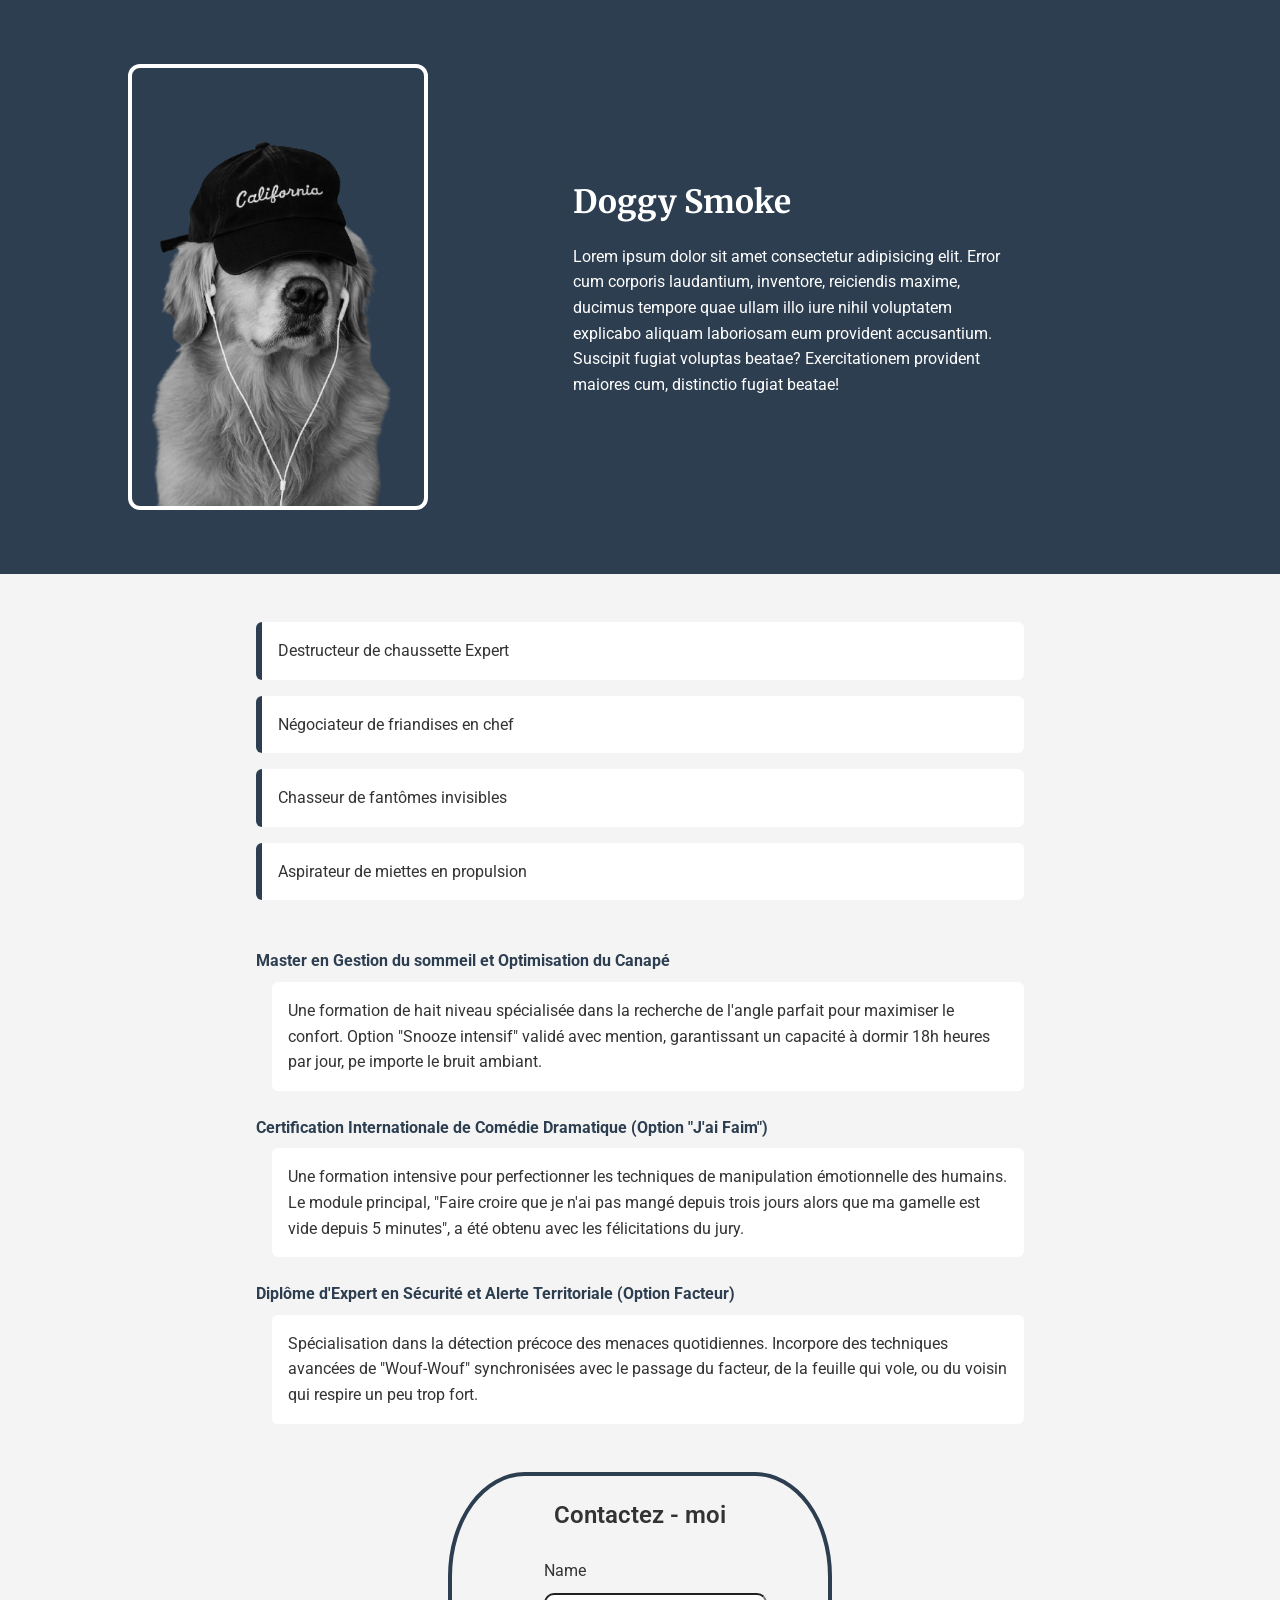
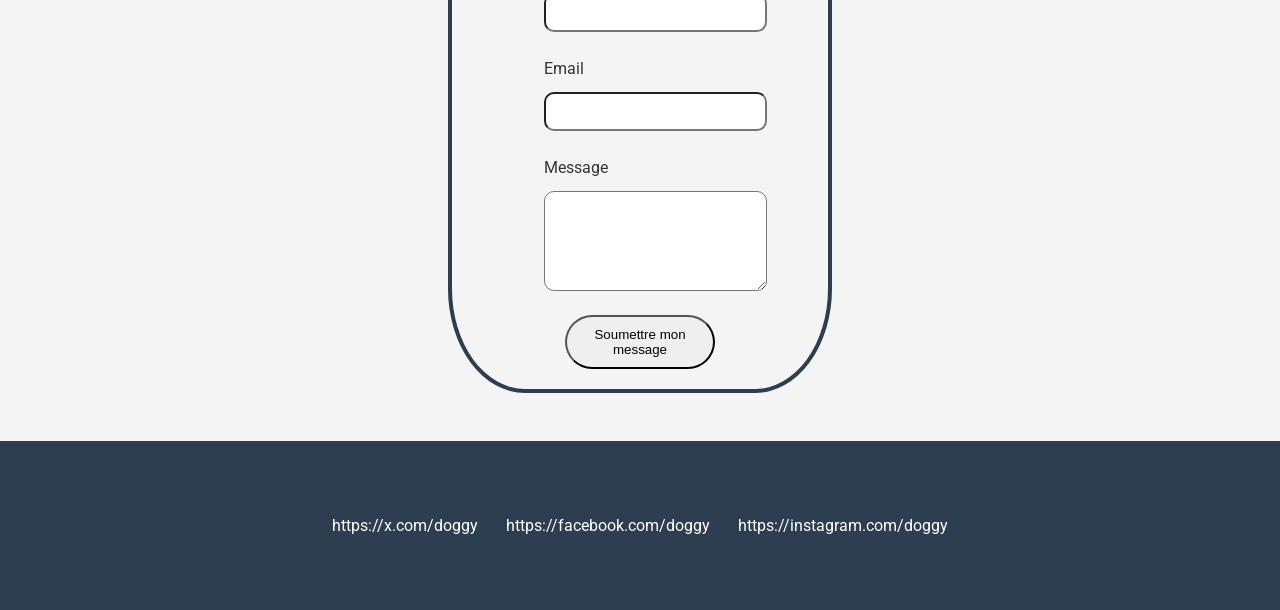
<file: S3/projet 3.1/index.html>
<!doctype html>
<html lang="fr">
    <head>
        <meta charset="UTF-8" />
        <meta name="viewport" content="width=device-width, initial-scale=1.0" />
        <title>Page de Profil Personnel</title>
        <link rel="stylesheet" href="styles.css" />
        <link
            href="https://fonts.googleapis.com/css2?family=Roboto:wght@400;700&family=Merriweather:wght@300;700&display=swap"
            rel="stylesheet"
        />
    </head>
    <body>
        <header>
            <div class="header-content">
                <img
                    src="images/doggy-picture.png"
                    alt="Photo de Doggy Smoke"
                />
                <div>
                    <h1>Doggy Smoke</h1>
                    <p>
                        Lorem ipsum dolor sit amet consectetur adipisicing elit.
                        Error cum corporis laudantium, inventore, reiciendis
                        maxime, ducimus tempore quae ullam illo iure nihil
                        voluptatem explicabo aliquam laboriosam eum provident
                        accusantium. Suscipit fugiat voluptas beatae?
                        Exercitationem provident maiores cum, distinctio fugiat
                        beatae!
                    </p>
                </div>
            </div>
        </header>

        <div>
            <ul>
                <li>Destructeur de chaussette Expert</li>
                <li>Négociateur de friandises en chef</li>
                <li>Chasseur de fantômes invisibles</li>
                <li>Aspirateur de miettes en propulsion</li>
            </ul>
        </div>

        <div>
            <dl>
                <dt>Master en Gestion du sommeil et Optimisation du Canapé</dt>
                <dd>
                    Une formation de hait niveau spécialisée dans la recherche
                    de l'angle parfait pour maximiser le confort. Option "Snooze
                    intensif" validé avec mention, garantissant un capacité à
                    dormir 18h heures par jour, pe importe le bruit ambiant.
                </dd>

                <dt>
                    Certification Internationale de Comédie Dramatique (Option
                    "J'ai Faim")
                </dt>
                <dd>
                    Une formation intensive pour perfectionner les techniques de
                    manipulation émotionnelle des humains. Le module principal,
                    "Faire croire que je n'ai pas mangé depuis trois jours alors
                    que ma gamelle est vide depuis 5 minutes", a été obtenu avec
                    les félicitations du jury.
                </dd>

                <dt>
                    Diplôme d'Expert en Sécurité et Alerte Territoriale (Option
                    Facteur)
                </dt>
                <dd>
                    Spécialisation dans la détection précoce des menaces
                    quotidiennes. Incorpore des techniques avancées de
                    "Wouf-Wouf" synchronisées avec le passage du facteur, de la
                    feuille qui vole, ou du voisin qui respire un peu trop fort.
                </dd>
            </dl>
        </div>

        <div>
            <form action="/">
                <fieldset>
                    <legend>Contactez - moi</legend>

                    <div class="form-input">
                        <label for="name"> Name</label>
                        <input type="text" name="name" id="name" />
                    </div>

                    <div class="form-input">
                        <label for="email">Email </label>
                        <input type="email" name="email" id="email" />
                    </div>

                    <div class="form-input">
                        <label for="message">Message </label>
                        <textarea name="message" id="message"></textarea>
                    </div>
                </fieldset>

                <button>Soumettre mon message</button>
            </form>
        </div>
        <footer>
            <div>
                <a href="#" target="_blank">https://x.com/doggy</a>
                <a href="#" target="_blank">https://facebook.com/doggy</a>
                <a href="#" target="_blank">https://instagram.com/doggy</a>
            </div>
        </footer>
    </body>
</html>
</file>
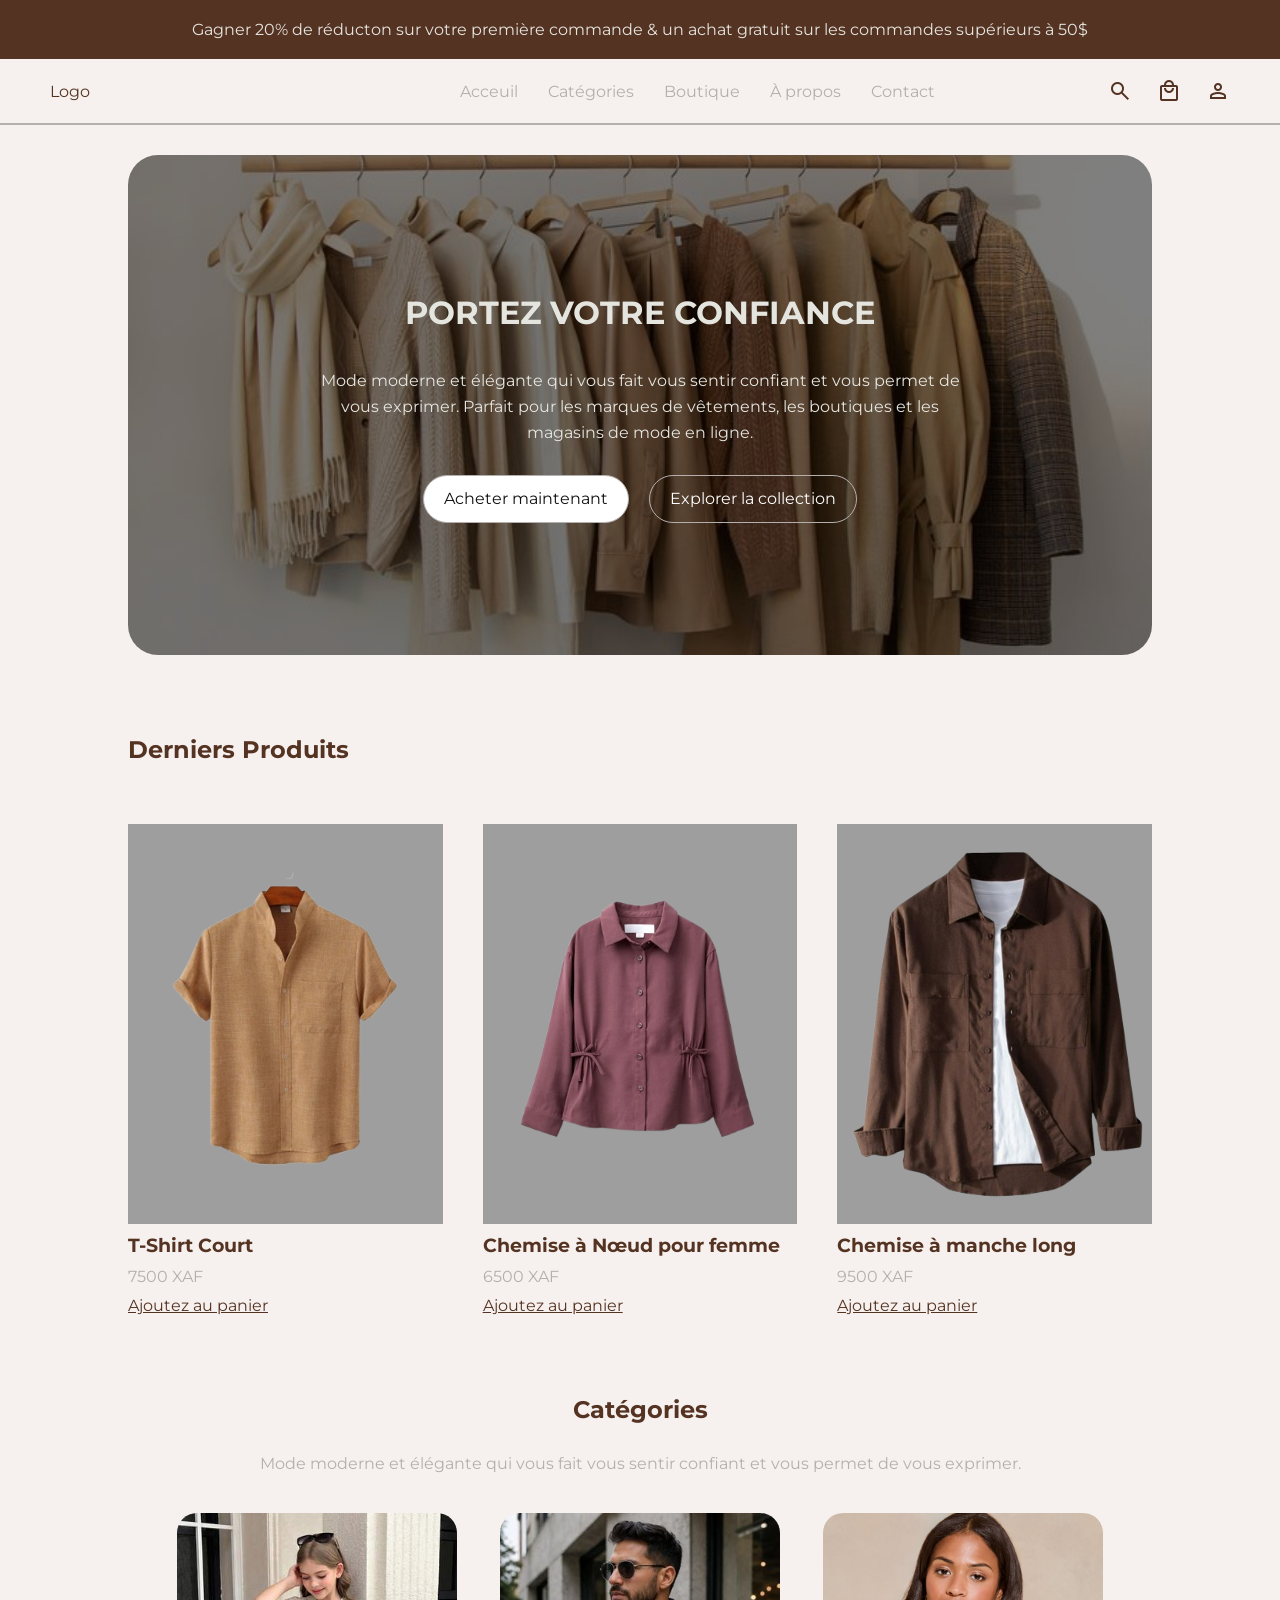
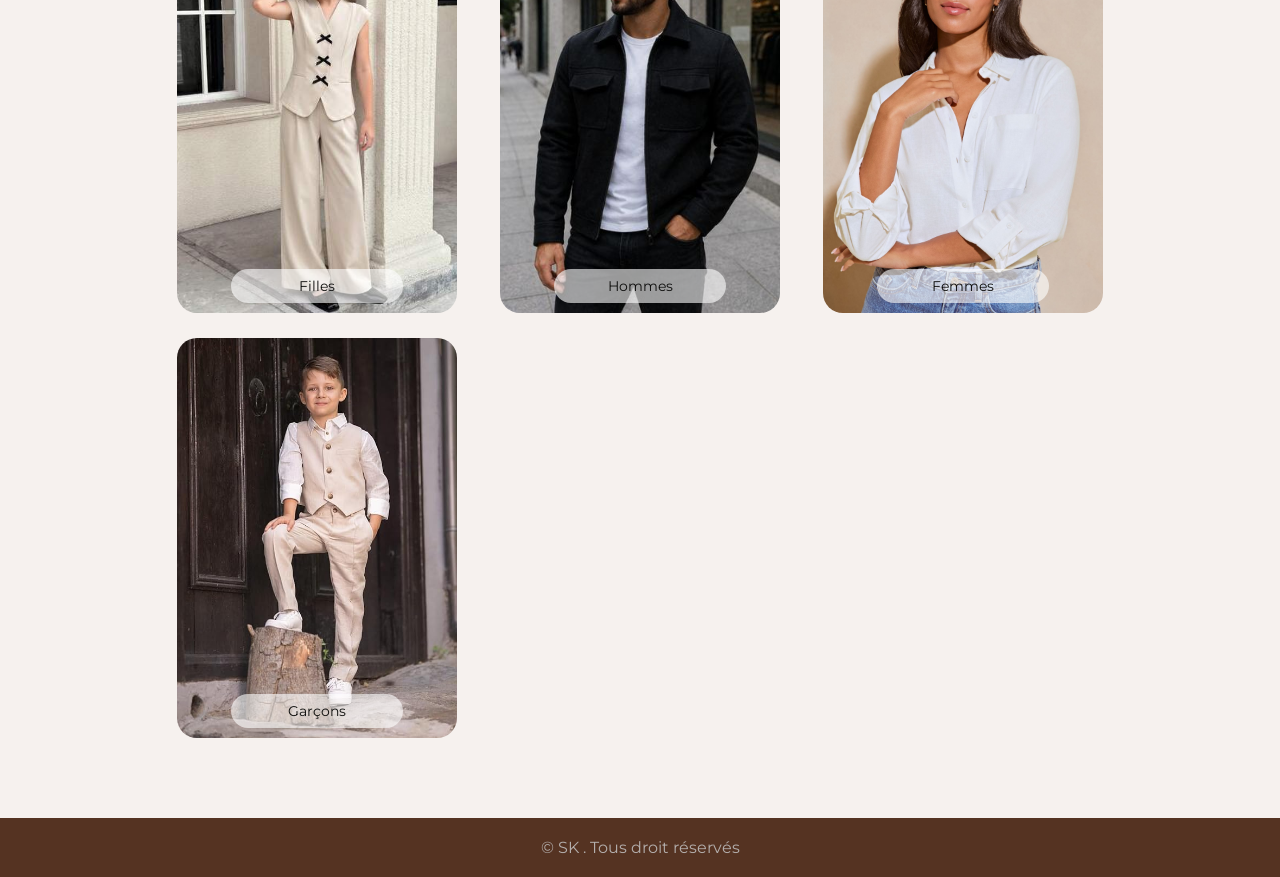
<file: S3/projet 3.2/index.html>
<!doctype html>
<html lang="en">
    <head>
        <meta charset="UTF-8" />
        <meta name="viewport" content="width=device-width, initial-scale=1.0" />
        <title>Carte Produit Style Amazon</title>
        <link
            href="https://fonts.googleapis.com/css2?family=Material+Symbols+Outlined"
            rel="stylesheet"
        />
        <link rel="preconnect" href="https://fonts.googleapis.com" />
        <link rel="preconnect" href="https://fonts.gstatic.com" crossorigin />
        <link
            href="https://fonts.googleapis.com/css2?family=Montserrat:ital,wght@0,100..900;1,100..900&display=swap"
            rel="stylesheet"
        />
        <link rel="stylesheet" href="styles.css" />
    </head>
    <body>
        <header>
            <div class="top">
                <p>
                    Gagner 20% de réducton sur votre première commande & un
                    achat gratuit sur les commandes supérieurs à 50$
                </p>
            </div>

            <div class="header">
                <span class="logo">Logo</span>
                <span class="material-symbols-outlined logo-responsif"> menu </span>
                <nav aria-label="Navigation">
                    <ul>
                        <li><a href="#">Acceuil</a></li>
                        <li><a href="#">Catégories</a></li>
                        <li><a href="#">Boutique</a></li>
                        <li><a href="#">À propos</a></li>
                        <li><a href="#">Contact</a></li>
                    </ul>
                </nav>

                <div class="header-btn">
                    <span class="material-symbols-outlined"> search </span>
                    <span class="material-symbols-outlined"> local_mall </span>
                    <span class="material-symbols-outlined"> person </span>
                </div>
            </div>
        </header>

        <main>
            <div class="hero">
                <div class="hero-content">
                    <h1>PORTEZ VOTRE CONFIANCE</h1>
                    <p>
                        Mode moderne et élégante qui vous fait vous sentir
                        confiant et vous permet de vous exprimer. Parfait pour
                        les marques de vêtements, les boutiques et les magasins
                        de mode en ligne.
                    </p>

                    <div class="btn-hero">
                        <a href="#">Acheter maintenant</a>
                        <a href="#">Explorer la collection</a>
                    </div>
                </div>
            </div>

            <div class="product-section">
                <h2>Derniers Produits</h2>

                <div class="product-grid">
                    <div class="product">
                        <div class="product-image">
                            <img
                                src="images/T-shirt_court.png"
                                alt="T-shirt court"
                            />
                        </div>

                        <div class="product-info">
                            <h3 class="product-name">T-Shirt Court</h3>
                            <span class="price">7500 XAF</span>
                            <a href="#">Ajoutez au panier</a>
                        </div>
                    </div>
                    <div class="product">
                        <div class="product-image">
                            <img
                                src="images/chemise_a_nœud.png"
                                alt="Chemise à Nœud pour femme"
                            />
                        </div>

                        <div class="product-info">
                            <h3 class="product-name">
                                Chemise à Nœud pour femme
                            </h3>
                            <span class="price">6500 XAF</span>
                            <a href="#">Ajoutez au panier</a>
                        </div>
                    </div>
                    <div class="product">
                        <div class="product-image">
                            <img
                                src="images/chemise_a_manche_long.png"
                                alt="T-shirt court"
                            />
                        </div>

                        <div class="product-info">
                            <h3 class="product-name">Chemise à manche long</h3>
                            <span class="price">9500 XAF</span>
                            <a href="#">Ajoutez au panier</a>
                        </div>
                    </div>
                </div>
            </div>

            <div class="categorie-section">
                <div class="detail">
                    <h2>Catégories</h2>
                    <p>
                        Mode moderne et élégante qui vous fait vous sentir
                        confiant et vous permet de vous exprimer.
                    </p>
                </div>

                <div class="categories">
                    <div class="categorie">
                        <img src="images/fille.jpg" alt="" />
                        <!-- <span>Filles</span> -->
                    </div>
                    <div class="categorie">
                        <img src="images/homme.jpg" alt="" />
                        <!-- <span>Hommes</span> -->
                    </div>
                    <div class="categorie">
                        <img src="images/femme.jpg" alt="" />
                        <!-- <span>Femmes</span> -->
                    </div>
                    <div class="categorie">
                        <img src="images/garcon.jpg" alt="" />
                        <!-- <span>Garçons</span> -->
                    </div>
                </div>
            </div>
        </main>

        <footer>
            <p>&copy; SK . Tous droit réservés</p>
        </footer>
    </body>
</html>
</file>
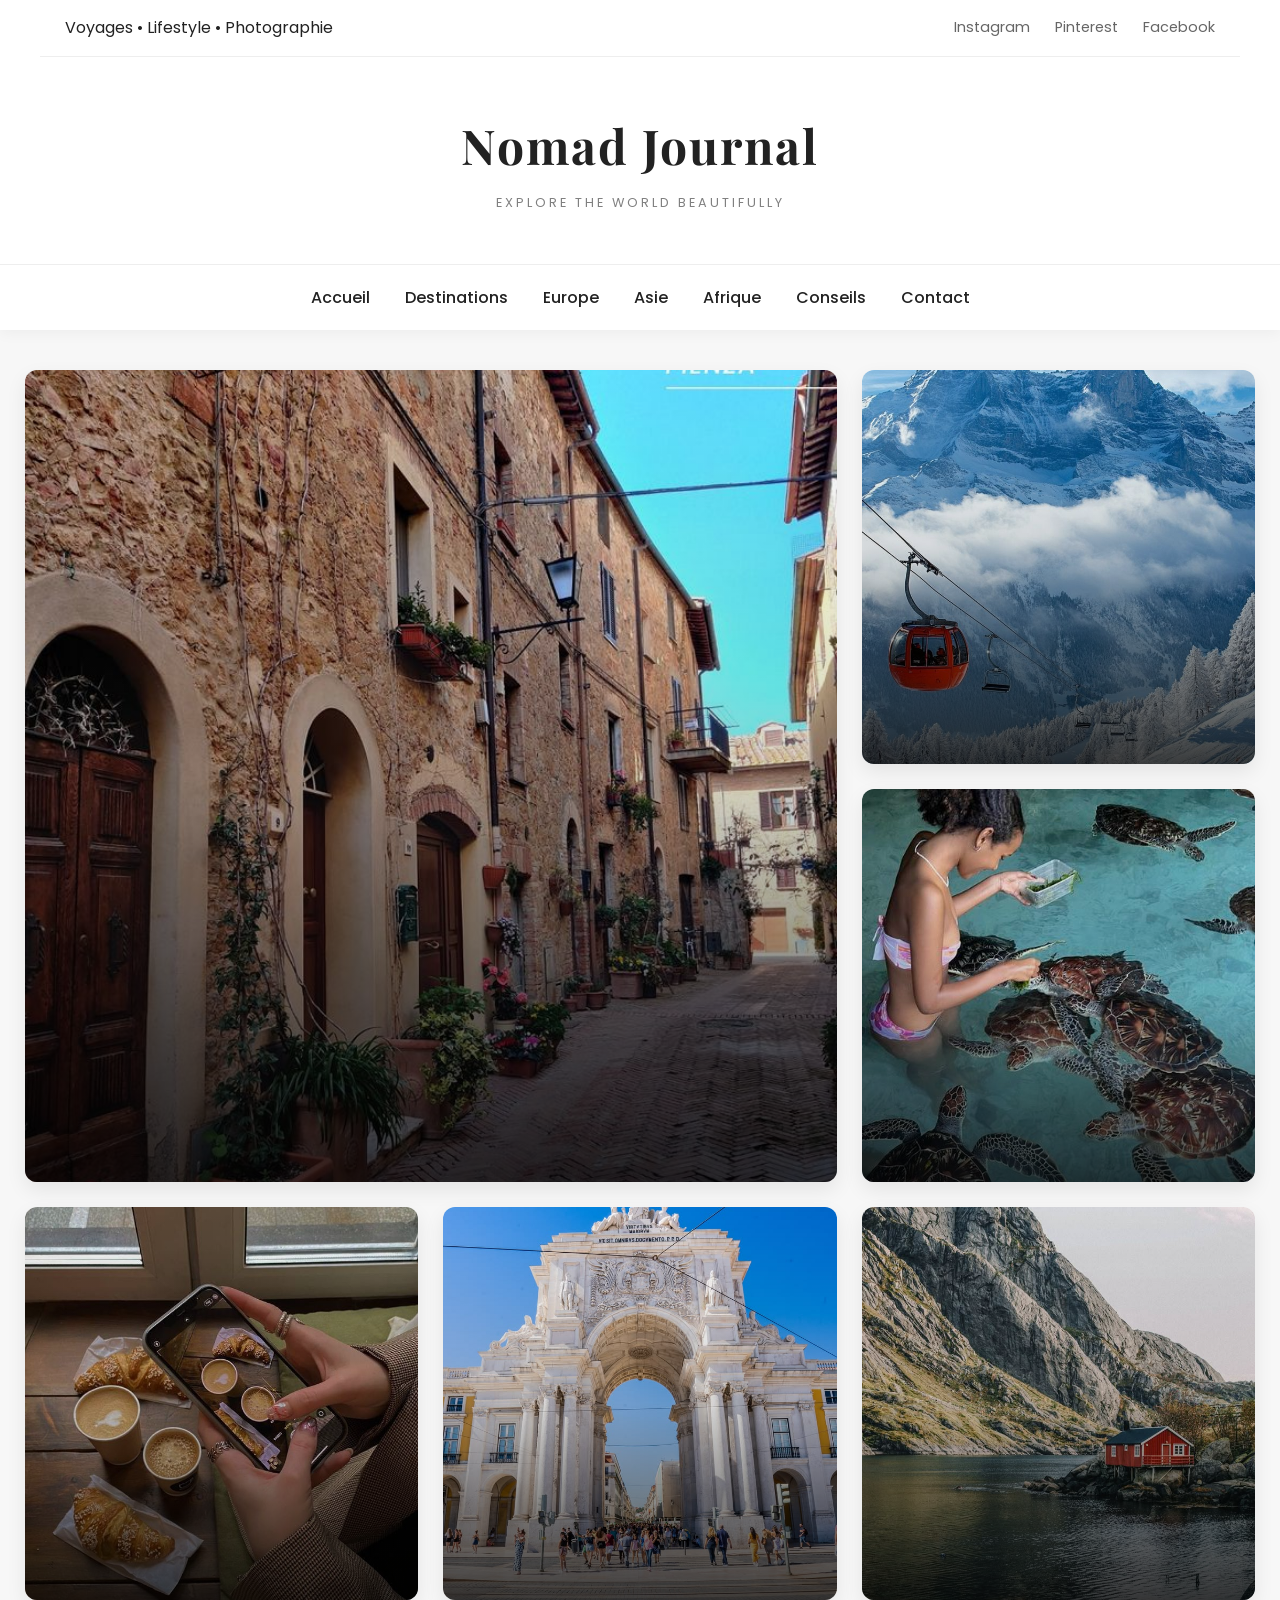
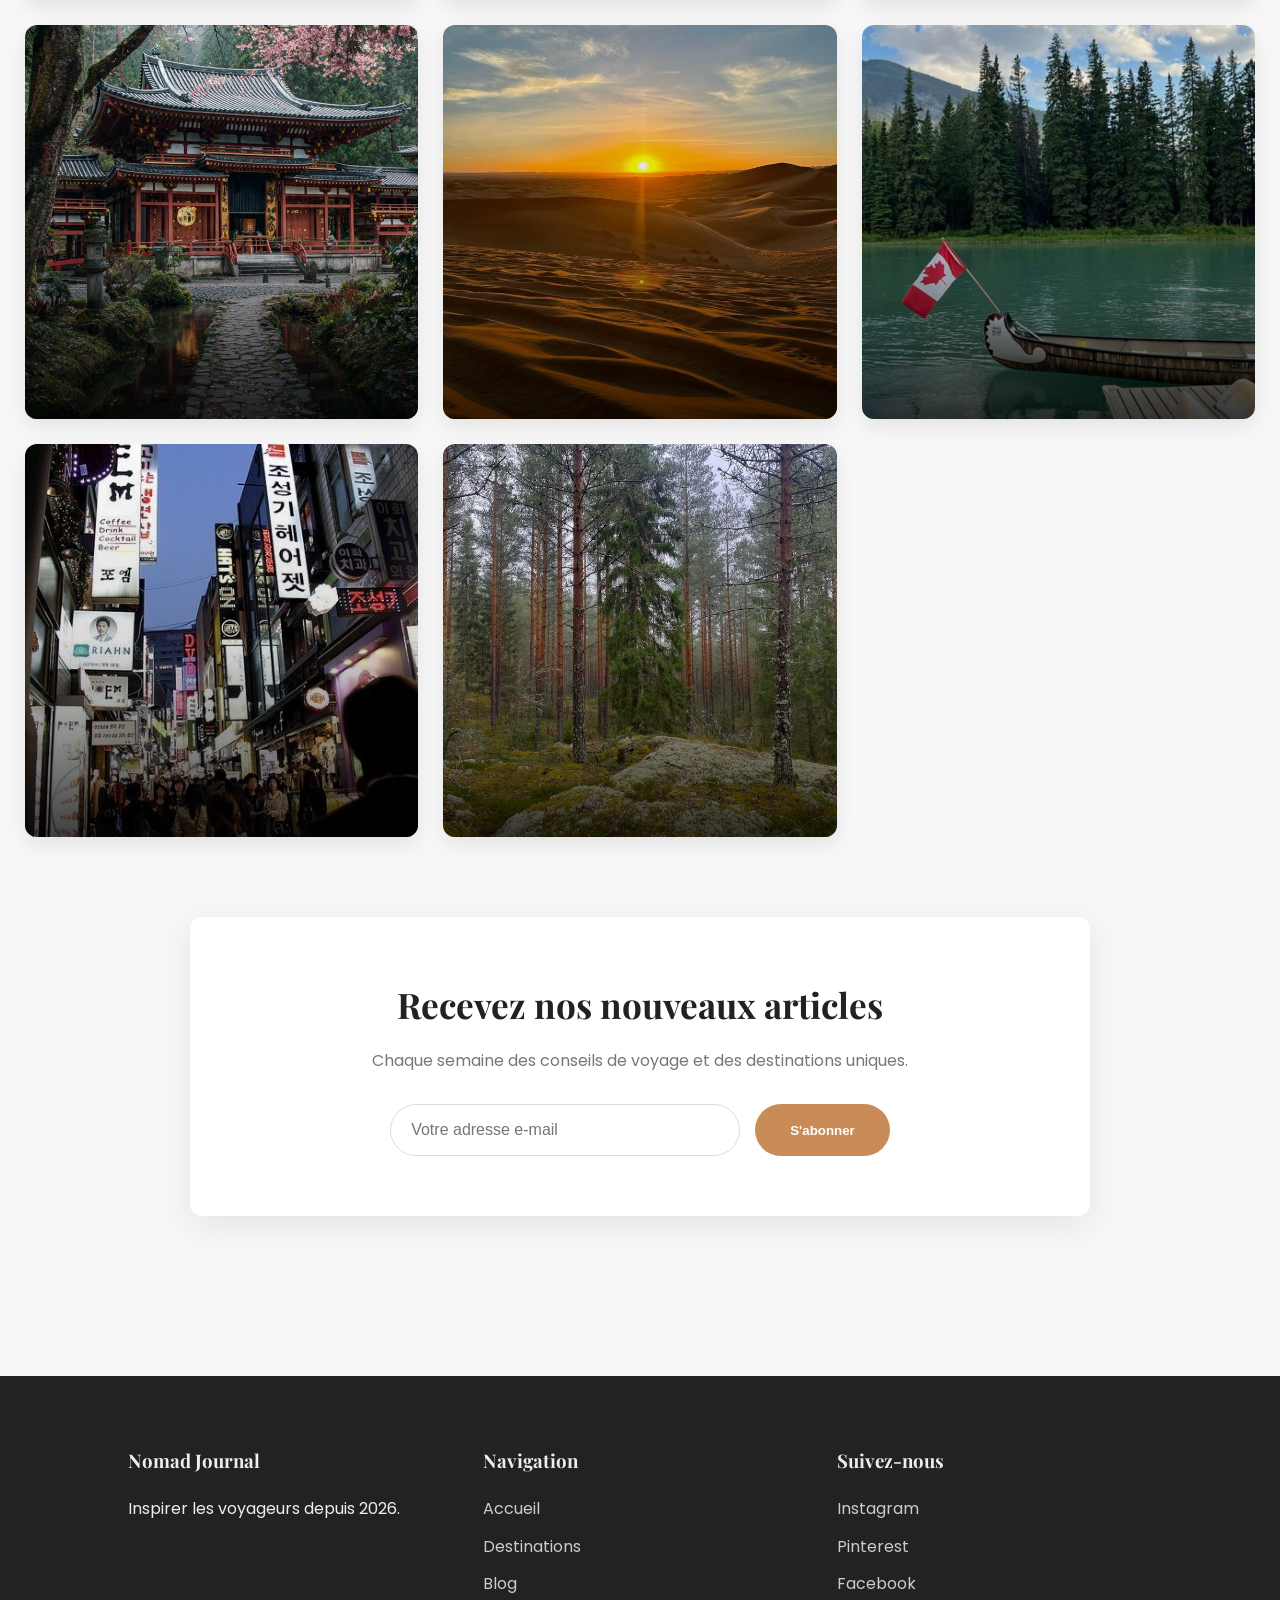
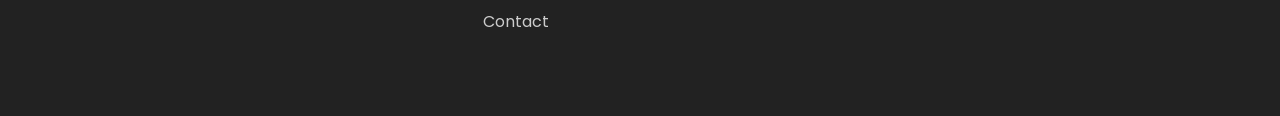
<file: S4/projet 4.2/index.html>
<!doctype html>
<html lang="fr">
    <head>
        <meta charset="UTF-8" />
        <meta name="viewport" content="width=device-width, initial-scale=1.0" />
        <title>Nomad Journal</title>

        <link rel="preconnect" href="https://fonts.googleapis.com" />
        <link rel="preconnect" href="https://fonts.gstatic.com" crossorigin />

        <link
            href="https://fonts.googleapis.com/css2?family=Playfair+Display:wght@400;600;700&family=Poppins:wght@300;400;500;600&display=swap"
            rel="stylesheet"
        />

        <link rel="stylesheet" href="styles.css" />
    </head>

    <body>
        <header>
            <div class="top-bar">
                <p>Voyages • Lifestyle • Photographie</p>

                <nav>
                    <a href="#">Instagram</a>
                    <a href="#">Pinterest</a>
                    <a href="#">Facebook</a>
                </nav>
            </div>

            <div class="logo">
                <h1>Nomad Journal</h1>

                <p>Explore the World Beautifully</p>
            </div>

            <nav class="main-nav">
                <a href="#">Accueil</a>
                <a href="#">Destinations</a>
                <a href="#">Europe</a>
                <a href="#">Asie</a>
                <a href="#">Afrique</a>
                <a href="#">Conseils</a>
                <a href="#">Contact</a>
            </nav>
        </header>

        <main>
            <section class="gallery">
                <article class="card featured">
                    <img src="images/toscane.jpeg" alt="Village" />

                    <div class="overlay">
                        <span>DESTINATION</span>

                        <h2>Les plus beaux villages de Toscane</h2>

                        <p>Découvrir les paysages italiens autrement.</p>
                    </div>
                </article>

                <article class="card">
                    <img src="images/alpes.jpeg" alt="Montagne" />

                    <div class="overlay">
                        <span>AVENTURE</span>

                        <h3>Randonnée dans les Alpes</h3>
                    </div>
                </article>

                <article class="card">
                    <img src="images/zanzibar.jpeg" alt="Plage" />

                    <div class="overlay">
                        <span>VOYAGE</span>

                        <h3>Week-end à Zanzibar</h3>
                    </div>
                </article>

                <article class="card">
                    <img src="images/lifestylecofee.jpeg" alt="Cafe" />

                    <div class="overlay">
                        <span>LIFESTYLE</span>

                        <h3>Les cafés les plus inspirants</h3>
                    </div>
                </article>

                <article class="card">
                    <img src="images/lisbonne.jpeg" alt="Ville" />

                    <div class="overlay">
                        <span>CITY</span>

                        <h3>48 heures à Lisbonne</h3>
                    </div>
                </article>

                <article class="card">
                    <img src="images/fjords.jpeg" alt="Nature" />

                    <div class="overlay">
                        <span>NATURE</span>

                        <h3>Explorer les fjords</h3>
                    </div>
                </article>

                <article class="card">
                    <img src="images/temple.jpeg" alt="Temple" />

                    <div class="overlay">
                        <span>CULTURE</span>

                        <h3>Temples du Japon</h3>
                    </div>
                </article>

                <article class="card">
                    <img src="images/sahara.jpeg" alt="Désert" />

                    <div class="overlay">
                        <span>ROAD TRIP</span>

                        <h3>Traversée du Sahara</h3>
                    </div>
                </article>

                <article class="card">
                    <img src="images/lac.jpeg" alt="Lac" />

                    <div class="overlay">
                        <span>NATURE</span>

                        <h3>Les lacs du Canada</h3>
                    </div>
                </article>

                <article class="card">
                    <img src="images/seoul.jpeg" alt="Rue" />

                    <div class="overlay">
                        <span>URBAN</span>

                        <h3>Balade à Séoul</h3>
                    </div>
                </article>

                <article class="card">
                    <img src="images/finlande.jpeg" alt="Foret" />

                    <div class="overlay">
                        <span>ESCAPADE</span>

                        <h3>Forêts de Finlande</h3>
                    </div>
                </article>
            </section>

            <section class="newsletter">
                <h2>Recevez nos nouveaux articles</h2>

                <p>
                    Chaque semaine des conseils de voyage et des destinations
                    uniques.
                </p>

                <form>
                    <input type="email" placeholder="Votre adresse e-mail" />

                    <button>S'abonner</button>
                </form>
            </section>
        </main>

        <footer>
            <div>
                <h3>Nomad Journal</h3>

                <p>Inspirer les voyageurs depuis 2026.</p>
            </div>

            <div>
                <h3>Navigation</h3>

                <ul>
                    <li><a href="#">Accueil</a></li>

                    <li><a href="#">Destinations</a></li>

                    <li><a href="#">Blog</a></li>

                    <li><a href="#">Contact</a></li>
                </ul>
            </div>

            <div>
                <h3>Suivez-nous</h3>

                <ul>
                    <li><a href="#">Instagram</a></li>

                    <li><a href="#">Pinterest</a></li>

                    <li><a href="#">Facebook</a></li>
                </ul>
            </div>
        </footer>
    </body>
</html>
</file>
<file: S3/projet 3.1/styles.css>
*{
    box-sizing: border-box;
    margin: 0;
    padding: 0;
}

/* Variables */
:root {
    --primary: #2c3e50;
    --bg: #f4f4f4;
    --text: #333;
}

/* Body */
body {
    font-family: "Roboto", sans-serif;
    background-color: var(--bg);
    color: var(--text);
    line-height: 1.6;
}

/* Header */
header {
    background-color: var(--primary);
    color: white;
    padding: 64px 0;
}

.header-content {
    width: 80%;
    margin: 0 auto;
    display: grid;
    grid-template-columns: 300px 1fr;
    align-items: center;
    align-content: center;
}

.header-content img {
    width: 100%;
    border-radius: 12px;
    border: 4px solid white;
}

.header-content h1 {
    font-family: "Merriweather", serif;
    margin-bottom: 16px;
}

/* Sections */
div {
    width: 60%;
    margin: 48px auto;
}

/* Liste */
ul {
    list-style: none;
}

ul li {
    background: white;
    margin-bottom: 16px;
    padding: 16px;
    border-left: 6px solid var(--primary);
    border-radius: 6px;
}

/* Description list */
dl dt {
    font-weight: bold;
    margin-top: 24px;
    color: var(--primary);
}

dl dd {
    margin-left: 16px;
    margin-top: 8px;
    background: white;
    padding: 16px;
    border-radius: 6px;
}

/* Form */

form {
    width: 50%;
    display: flex;
    flex-direction: column;
    justify-content: center;
    align-items: center;
    border: 4px solid #2c3e50;
    border-radius: 20%;
    padding: 20px 10px;
    margin: 0 auto;
}

legend {
    text-align: center;
    font-weight: 600;
    font-size: 24px;
}

fieldset {
    width: 100%;
    border: none;
}

.form-input {
    display: flex;
    flex-direction: column;
    gap: 10px;
    margin: 24px 89.5px;
}

input {
    padding: 10px;
    border-radius: 10px;
}

textarea {
    min-width: 100%;
    min-height: 100px;
    border-radius: 10px;
}

button {
    width: 150px;
    padding: 10px 20px;
    border-radius: 85px;
}

button:hover {
    background-color: #2c3e50d7;
}

/* Footer */
footer {
    background-color: var(--primary);
    padding: 24px 0;
    text-align: center;
}

footer a {
    color: white;
    margin: 0 12px;
    text-decoration: none;
}

footer a:hover {
    text-decoration: underline;
}
</file>
<file: S3/projet 3.2/styles.css>
* {
    box-sizing: border-box;
    margin: 0;
    padding: 0;
}

:root {
    --primary: #553322;
    --secondary: #b4afad;
    --bg: #f6f1ee;
}

body {
    font-family: "Montserrat", sans-serif;
    background-color: var(--bg);
}

/*Header Styles*/

header {
    border-bottom: 2px solid var(--secondary);
}


.logo-responsif {
    visibility:hidden ;
}
.top {
    text-align: center;
    color: #e5e5e0;
    background: var(--primary);
    padding: 20px;
}

.header {
    display: flex;
    justify-content: space-between;
    align-items: center;
    padding: 20px 50px;
}

.logo {
    color: #553322;
}

nav ul {
    display: flex;
    gap: 30px;
}

nav ul li {
    list-style-type: none;
}

nav ul li a {
    text-decoration: none;
    color: var(--secondary);
}

nav ul li a:hover {
    text-decoration: none;
    color: var(--primary);
}

.header-btn {
    display: flex;
    gap: 25px;
    color: #553322;
}

.header-btn:hover {
    cursor: pointer;
}

/*Main Style*/

.main {
    display: flex;
    flex-direction: column;
    align-items: center;
}

/*Hero Style*/

main .hero {
    width: 80%;
    height: 500px;
    background:
        linear-gradient(rgba(0, 0, 0, 0.5), rgba(0, 0, 0, 0.5)),
        url("images/bg-image.jpeg") no-repeat center center / cover;

    margin: 30px auto;
    border-radius: 30px;
    display: flex;
    justify-content: center;
    align-items: center;
}

.hero-content {
    width: 65%;
    display: flex;
    flex-direction: column;
    justify-content: center;
    align-items: center;
    gap: 30px;
    line-height: 1.6;
    text-align: center;
    color: #e5e5e0;
}

.btn-hero {
    display: flex;
    gap: 20px;
}

.btn-hero a {
    text-decoration: none;
    border: 1px solid var(--secondary);
    padding: 10px 20px;
    border-radius: 40px;
    color: white;
}
.btn-hero a:first-of-type {
    color: #111;
    background-color: white;
}

/* Last Product Section */
.product-section {
    width: 80%;
    margin: 80px auto;
}

.product-section h2 {
    color: var(--primary);
    margin-bottom: 60px;
}

/* Grille responsive */
.product-grid {
    display: grid;
    grid-template-columns: repeat(auto-fit, minmax(280px, 1fr));
    gap: 40px;
}

/* Carte produit */
.product {
    background-color: transparent;
}

/* Conteneur image */
.product-image {
    width: 100%;
    height: 400px;
    overflow: hidden;
}

/* Image */
.product-image img {
    width: 100%;
    height: 100%;
    object-fit: cover;
    display: block;
}

/*Information Produits*/
.product-info {
    margin-top: 10px;
    display: flex;
    flex-direction: column;
    gap: 10px;
}

.product-info h3,
.product-info a {
    color: #553322;
}

.product-info span {
    color: var(--secondary);
}

/*Categorie section*/

.categorie-section {
    width: 80%;
    margin: 80px auto;
    gap: 25px;
}

.detail {
    display: flex;
    flex-direction: column;
    gap: 30px;
}

.detail h2 {
    text-align: center;
    color: var(--primary);
}

.detail p {
    text-align: center;
    color: var(--secondary);
}

.categories {
    margin: 40px;
    display: grid;
    grid-template-columns: repeat(auto-fit, minmax(250px, 1fr));
    place-items: center;
    gap: 25px;
}

.categorie {
    width: 280px;
    height: 400px;
    border-radius: 20px;
    overflow: hidden;
    position: relative;
}

.categorie::after {
    position: absolute;
    width: 50%;
    bottom: 10px;
    left: 50%;
    transform: translateX(-50%);

    background: rgba(255, 255, 255, 0.6);
    color: #0f0f0e;
    padding: 8px 16px;
    text-align: center;
    border-radius: 20px;

    font-size: 14px;
}

.categorie:nth-child(1)::after {
    content: "Filles";
}
.categorie:nth-child(2)::after {
    content: "Hommes";
}
.categorie:nth-child(3)::after {
    content: "Femmes";
}
.categorie:nth-child(4)::after {
    content: "Garçons";
}

.categorie img {
    width: 100%;
    height: 100%;
    object-fit: cover;
}

footer {
    background-color: #553322;
    padding: 20px;
}

footer p {
    text-align: center;
    color: var(--secondary);
}

/* Responsif minimal*/
@media only screen and (width <= 720px) {
    .header nav, .header .logo, .hero-content p {
        display: none;
    }

    .logo-responsif {
        visibility: visible;
    }
}
</file>
<file: S4/projet 4.2/styles.css>
* {
    margin: 0;
    padding: 0;
    box-sizing: border-box;
}

:root {
    --primary: #c98b57;
    --dark: #222;
    --light: #fff;
    --gray: #777;
    --bg: #f7f7f7;

    --radius: 12px;

    --transition: 0.35s ease;
}

body {
    font-family: "Poppins", sans-serif;
    background: var(--bg);
    color: var(--dark);
    line-height: 1.6;
}

img {
    width: 100%;
    display: block;
}

a {
    text-decoration: none;
    color: inherit;
}

ul {
    list-style: none;
}

header {
    background: white;
    margin-bottom: 40px;
    box-shadow: 0 2px 15px rgba(0, 0, 0, 0.05);
}

.top-bar {
    max-width: 1200px;
    margin: auto;

    display: flex;
    justify-content: space-between;
    align-items: center;

    padding: 15px 25px;

    border-bottom: 1px solid #eee;
}

.top-bar nav {
    display: flex;
    gap: 25px;
}

.top-bar a {
    font-size: 0.9rem;
    color: #666;
    transition: 0.3s;
}

.top-bar a:hover {
    color: var(--primary);
}

.logo {
    text-align: center;
    padding: 50px 20px;
}

.logo h1 {
    font-size: 3rem;
    font-family: "Playfair Display", serif;
    font-weight: 700;
    letter-spacing: 2px;
}

.logo p {
    margin-top: 10px;
    color: gray;
    letter-spacing: 3px;
    text-transform: uppercase;
    font-size: 0.8rem;
}

.main-nav {
    display: flex;
    justify-content: center;
    gap: 35px;

    padding: 20px;

    border-top: 1px solid #eee;
}

.main-nav a {
    position: relative;

    font-weight: 500;

    transition: 0.3s;
}

.main-nav a::after {
    content: "";

    position: absolute;

    left: 0;
    bottom: -8px;

    width: 0;
    height: 2px;

    background: var(--primary);

    transition: 0.3s;
}

.main-nav a:hover {
    color: var(--primary);
}

.main-nav a:hover::after {
    width: 100%;
}

main {
    max-width: 1300px;

    margin: auto;

    padding: 0 25px 80px;
}

.gallery {
    display: grid;
    grid-template-columns: repeat(3, 1fr);
    gap: 25px;
}

.card {
    position: relative;

    overflow: hidden;

    border-radius: var(--radius);

    background: #fff;

    cursor: pointer;

    min-height: 300px;

    box-shadow: 0 8px 20px rgba(0, 0, 0, 0.08);

    transition: var(--transition);
}

.card:hover {
    transform: translateY(-8px);

    box-shadow: 0 20px 45px rgba(0, 0, 0, 0.15);
}

.card img {
    width: 100%;

    height: 100%;

    object-fit: cover;

    transition: transform 0.6s ease;
}

.card:hover img {
    transform: scale(1.08);
}

.featured {
    grid-column: span 2;

    grid-row: span 2;

    min-height: 600px;
}

.overlay {
    position: absolute;

    inset: 0;

    display: flex;

    flex-direction: column;

    justify-content: flex-end;

    padding: 30px;

    color: #fff;

    background: linear-gradient(
        to top,
        rgba(0, 0, 0, 0.75),
        rgba(0, 0, 0, 0.15),
        transparent
    );

    transition: 0.4s;
}

.card:hover .overlay {
    background: linear-gradient(
        to top,
        rgba(0, 0, 0, 0.85),
        rgba(0, 0, 0, 0.25),
        rgba(0, 0, 0, 0.05)
    );
}

.overlay span {
    display: inline-block;

    align-self: flex-start;

    background: var(--primary);

    color: white;

    padding: 6px 14px;

    border-radius: 50px;

    font-size: 0.75rem;

    font-weight: 600;

    letter-spacing: 1px;

    margin-bottom: 15px;
}

.overlay h2 {
    font-size: 2.4rem;

    font-family: "Playfair Display", serif;

    margin-bottom: 15px;
}

.overlay h3 {
    font-size: 1.4rem;

    font-family: "Playfair Display", serif;
}

.overlay p {
    margin-top: 10px;

    max-width: 500px;

    line-height: 1.7;

    color: #f2f2f2;
}

.overlay > * {
    transform: translateY(20px);

    opacity: 0;

    transition: 0.5s;
}

.card:hover .overlay > * {
    opacity: 1;

    transform: translateY(0);
}

.overlay span {
    transition-delay: 0.05s;
}

.overlay h2,
.overlay h3 {
    transition-delay: 0.15s;
}

.overlay p {
    transition-delay: 0.25s;
}

.card:not(.featured) {
    aspect-ratio: 1/1;
}

.featured img {
    aspect-ratio: 4/4;
}

.newsletter {
    margin: 80px auto;

    max-width: 900px;

    text-align: center;

    background: #fff;

    padding: 60px 40px;

    border-radius: var(--radius);

    box-shadow: 0 10px 35px rgba(0, 0, 0, 0.08);
}

.newsletter h2 {
    font-size: 2.2rem;

    font-family: "Playfair Display", serif;

    margin-bottom: 15px;
}

.newsletter p {
    color: var(--gray);

    margin-bottom: 30px;
}

.newsletter form {
    display: flex;

    justify-content: center;

    gap: 15px;

    flex-wrap: wrap;
}

.newsletter input {
    width: 350px;

    padding: 16px 20px;

    border: 1px solid #ddd;

    border-radius: 50px;

    font-size: 1rem;
}

.newsletter button {
    padding: 16px 35px;

    border: none;

    border-radius: 50px;

    background: var(--primary);

    color: #fff;

    font-weight: 600;

    cursor: pointer;

    transition: 0.3s;
}

.newsletter button:hover {
    background: #a66f43;
}

footer {
    background: #222;

    color: #eee;

    display: grid;

    grid-template-columns: repeat(3, 1fr);

    gap: 40px;

    padding: 70px 10%;
}

footer h3 {
    margin-bottom: 20px;

    font-family: "Playfair Display", serif;
}

footer li {
    margin-bottom: 12px;
}

footer a {
    color: #ccc;

    transition: 0.3s;
}

footer a:hover {
    color: var(--primary);
}

@media (max-width: 992px) {
    .gallery {
        grid-template-columns: repeat(2, 1fr);
    }

    .featured {
        grid-column: span 2;

        grid-row: span 1;

        min-height: 500px;
    }

    .logo h1 {
        font-size: 2.5rem;
    }

    footer {
        grid-template-columns: 1fr;

        text-align: center;
    }
}

@media (max-width: 768px) {
    .top-bar {
        flex-direction: column;

        gap: 15px;
    }

    .main-nav {
        flex-wrap: wrap;

        gap: 20px;
    }

    .gallery {
        grid-template-columns: 1fr;
    }

    .featured {
        grid-column: auto;

        grid-row: auto;

        min-height: 420px;
    }

    .newsletter {
        padding: 40px 20px;
    }

    .newsletter input {
        width: 100%;
    }

    .newsletter button {
        width: 100%;
    }

    .logo h1 {
        font-size: 2rem;
    }

    .overlay h2 {
        font-size: 1.8rem;
    }

    .overlay h3 {
        font-size: 1.3rem;
    }

    main {
        padding: 20px;
    }
}

@media (max-width: 480px) {
    .logo {
        padding: 35px 15px;
    }

    .logo p {
        font-size: 0.7rem;

        letter-spacing: 2px;
    }

    .overlay {
        padding: 20px;
    }

    .overlay span {
        font-size: 0.7rem;

        padding: 5px 12px;
    }

    .overlay h2 {
        font-size: 1.5rem;
    }

    .overlay h3 {
        font-size: 1.1rem;
    }

    .card {
        min-height: 280px;
    }
}
</file>
